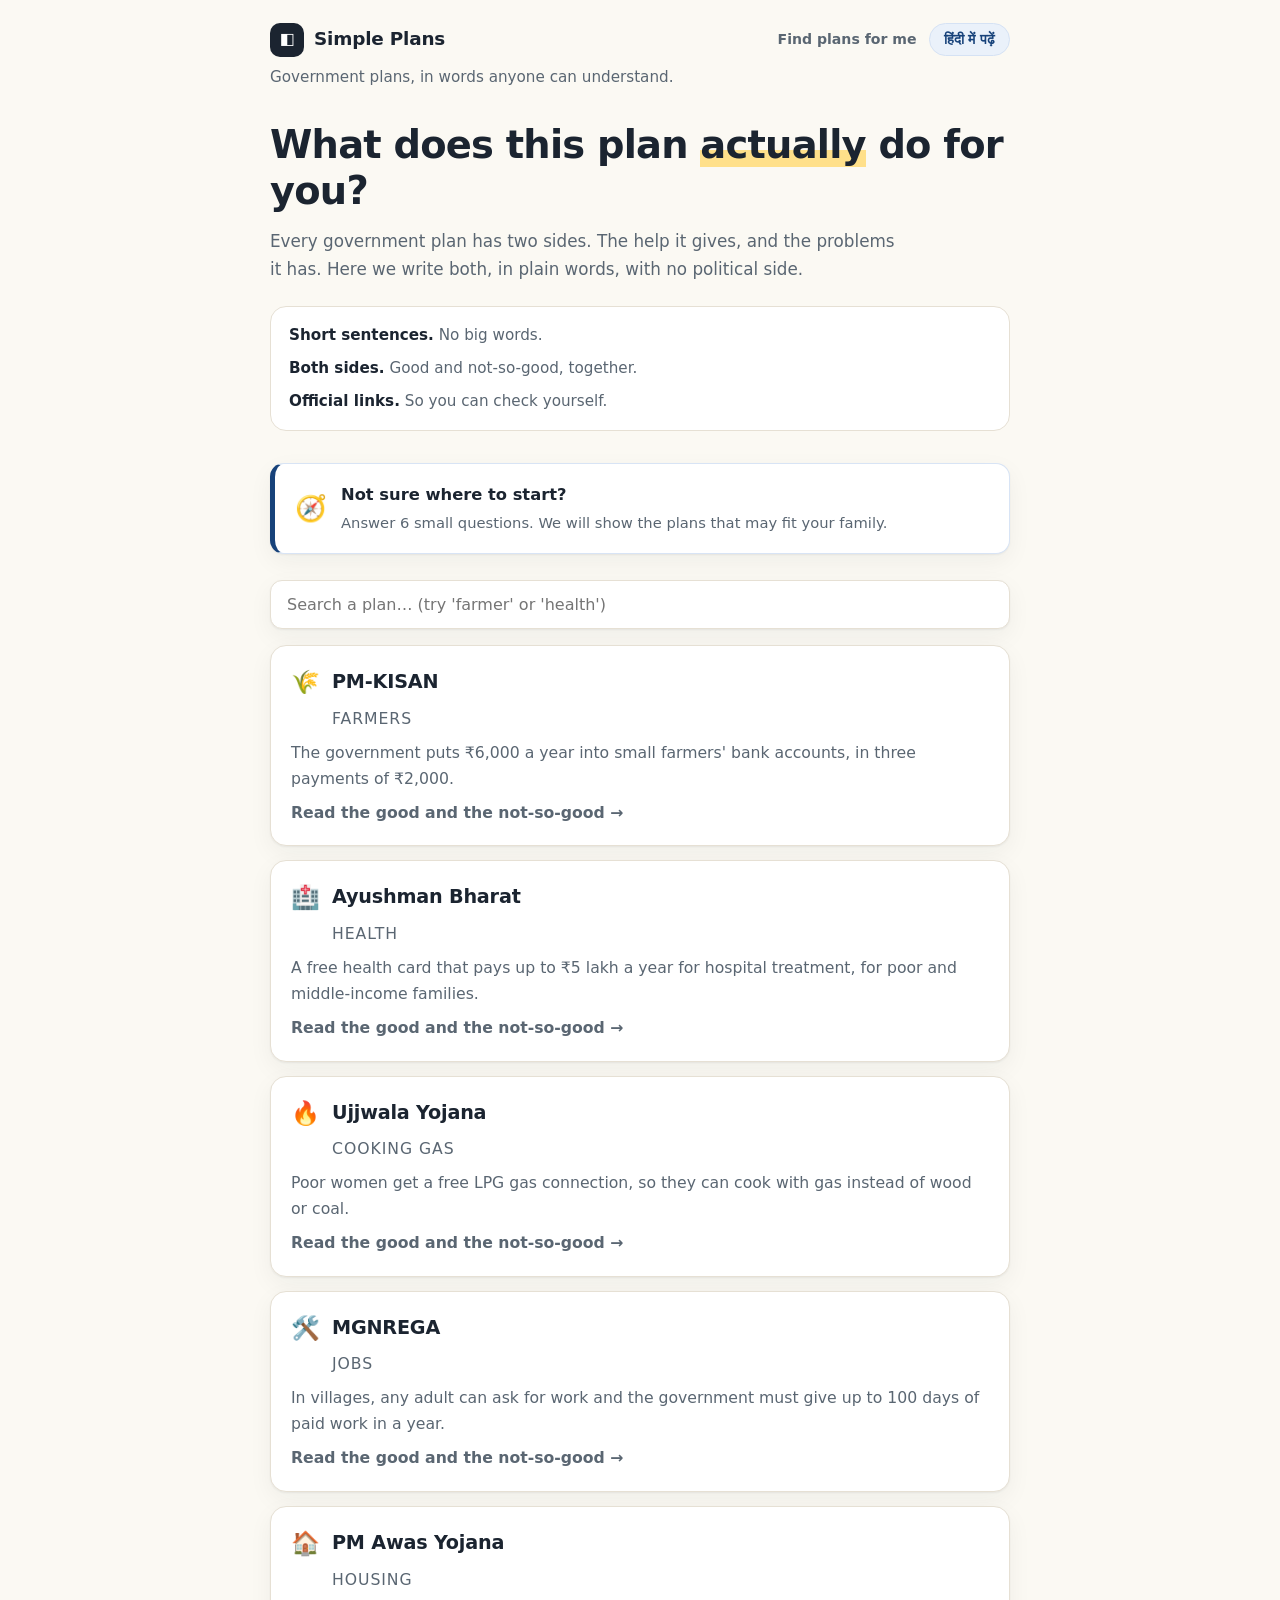
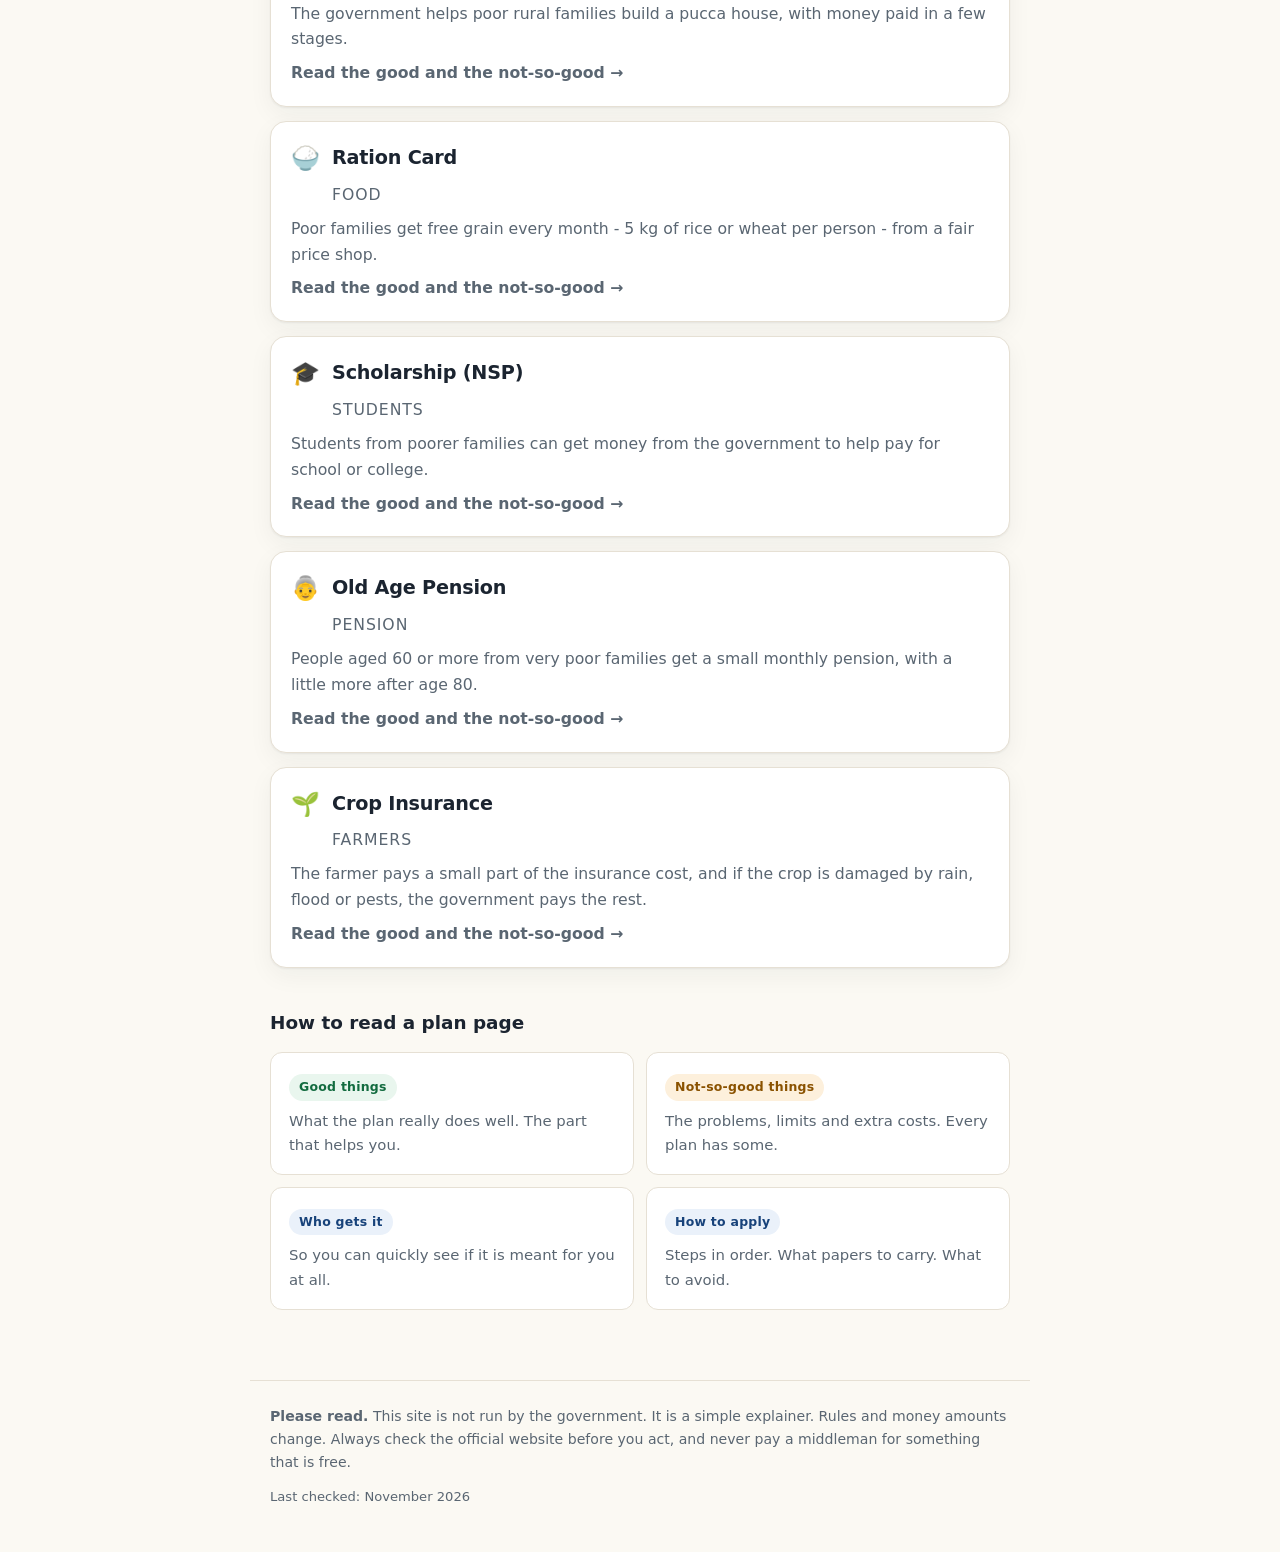
<file: index.html>
<!DOCTYPE html>
<html lang="en">
<head>
  <meta charset="UTF-8">
  <meta name="viewport" content="width=device-width, initial-scale=1">
  <title>Simple Plans — what a government plan gives you, and what it doesn't</title>
  <meta name="description" content="Government schemes explained in very simple words: the good parts, the problems, who can get it, and how to apply. English and Hindi.">
  <link rel="icon" href="data:image/svg+xml,%3Csvg xmlns='http://www.w3.org/2000/svg' viewBox='0 0 32 32'%3E%3Crect width='32' height='32' rx='8' fill='%231b2430'/%3E%3Cpath d='M9 9h7v14H9z' fill='%23fff'/%3E%3Cpath d='M18 9h6v8h-6z' fill='%23e0b04a'/%3E%3C/svg%3E">
  <link rel="stylesheet" href="css/style.css">
</head>
<body>

  <header class="top">
    <div class="top-row">
      <a class="brand" href="index.html">
        <span class="brand-mark">◧</span>
        <span data-i18n="brand">Simple Plans</span>
      </a>
      <nav class="util">
        <a class="util-link" href="find.html" data-i18n="navFind">Find plans for me</a>
        <button id="lang-toggle" class="lang-btn" type="button" data-i18n="langSwitch">हिंदी में पढ़ें</button>
      </nav>
    </div>
    <p class="tagline" data-i18n="tagline">Government plans, in words anyone can understand.</p>
  </header>

  <main>

    <section class="hero">
      <h1 data-i18n-html="heroTitle">What does this plan <em>actually</em> do for you?</h1>
      <p class="lede" data-i18n="lede">
        Every government plan has two sides. The help it gives, and the problems it has.
        Here we write both, in plain words, with no political side.
      </p>
      <div class="promise">
        <div data-i18n-html="promise1"><strong>Short sentences.</strong> No big words.</div>
        <div data-i18n-html="promise2"><strong>Both sides.</strong> Good and not-so-good, together.</div>
        <div data-i18n-html="promise3"><strong>Official links.</strong> So you can check yourself.</div>
      </div>
    </section>

    <a class="finder-banner" href="find.html">
      <span class="finder-emoji" aria-hidden="true">🧭</span>
      <span>
        <strong data-i18n="finderCtaTitle">Not sure where to start?</strong>
        <span class="finder-text" data-i18n="finderCtaText">Answer 6 small questions. We will show the plans that may fit your family.</span>
      </span>
    </a>

    <section class="search-wrap">
      <label class="sr-only" for="search">Search a plan</label>
      <input id="search" type="search" data-i18n-placeholder="searchPlaceholder" placeholder="Search a plan… (try 'farmer' or 'health')" autocomplete="off">
      <p id="search-note" class="search-note" hidden></p>
    </section>

    <section id="plan-list" class="cards" aria-live="polite"></section>

    <section class="how-to-read">
      <h2 data-i18n="howReadTitle">How to read a plan page</h2>
      <div class="read-grid">
        <div class="read-item">
          <span class="pill good" data-i18n="readGoodTitle">Good things</span>
          <p data-i18n="readGoodText">What the plan really does well. The part that helps you.</p>
        </div>
        <div class="read-item">
          <span class="pill bad" data-i18n="readBadTitle">Not-so-good things</span>
          <p data-i18n="readBadText">The problems, limits and extra costs. Every plan has some.</p>
        </div>
        <div class="read-item">
          <span class="pill plain" data-i18n="readWhoTitle">Who gets it</span>
          <p data-i18n="readWhoText">So you can quickly see if it is meant for you at all.</p>
        </div>
        <div class="read-item">
          <span class="pill plain" data-i18n="readHowTitle">How to apply</span>
          <p data-i18n="readHowText">Steps in order. What papers to carry. What to avoid.</p>
        </div>
      </div>
    </section>

  </main>

  <footer class="foot">
    <p class="disclaimer" data-i18n-html="disclaimer">
      <strong>Please read.</strong> This site is not run by the government. It is a simple
      explainer. Rules and money amounts change. Always check the official website before
      you act, and never pay a middleman for something that is free.
    </p>
    <p class="tiny"><span data-i18n="lastCheckedLabel">Last checked:</span> <span class="js-checked">November 2026</span></p>
  </footer>

  <script src="js/ui.js"></script>
  <script src="js/plans.js"></script>
  <script src="js/app.js"></script>
</body>
</html>
</file>
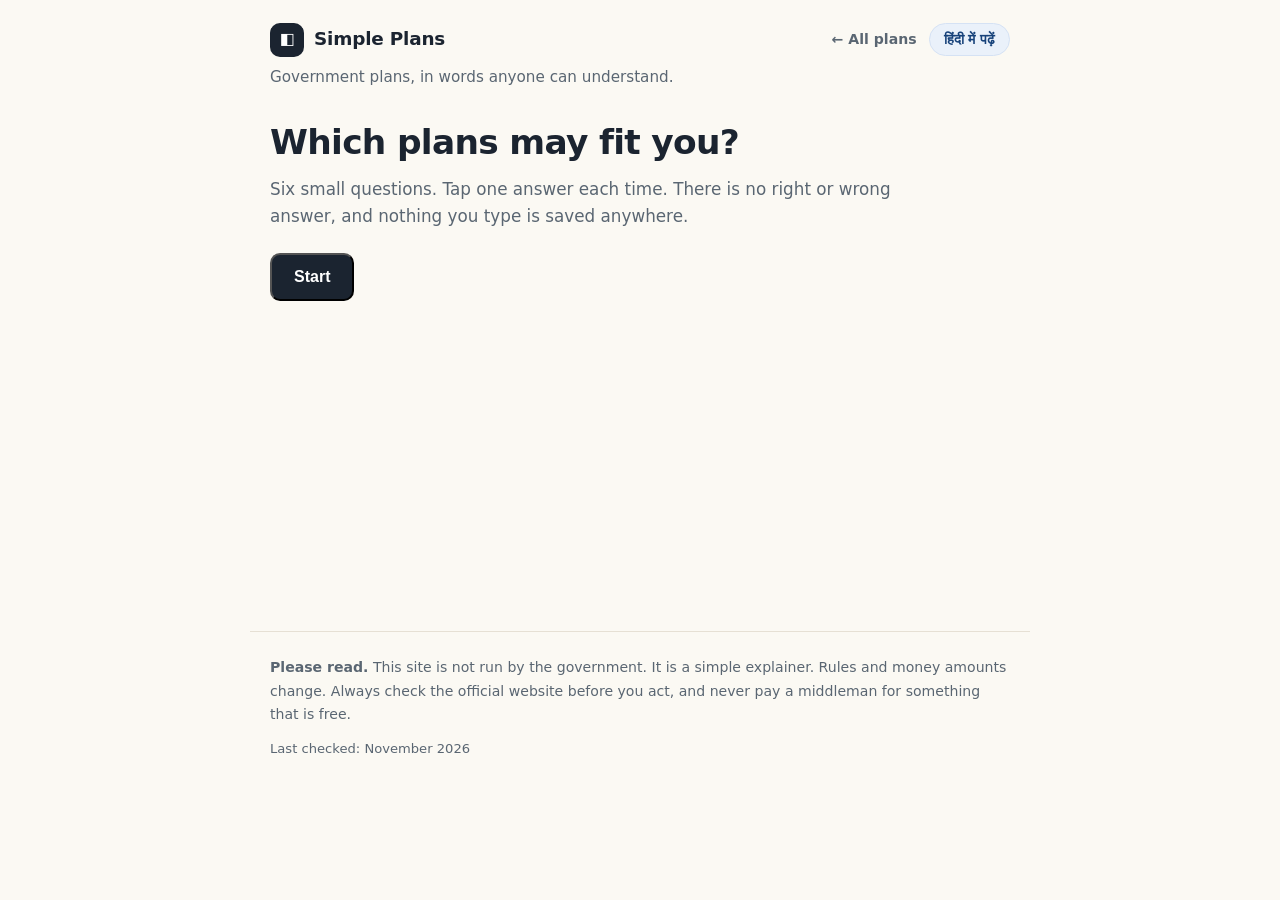
<file: find.html>
<!DOCTYPE html>
<html lang="en">
<head>
  <meta charset="UTF-8">
  <meta name="viewport" content="width=device-width, initial-scale=1">
  <title>Which plans may fit you? — Simple Plans</title>
  <meta name="description" content="Answer six small questions and see which government schemes may be meant for your family.">
  <link rel="icon" href="data:image/svg+xml,%3Csvg xmlns='http://www.w3.org/2000/svg' viewBox='0 0 32 32'%3E%3Crect width='32' height='32' rx='8' fill='%231b2430'/%3E%3Cpath d='M9 9h7v14H9z' fill='%23fff'/%3E%3Cpath d='M18 9h6v8h-6z' fill='%23e0b04a'/%3E%3C/svg%3E">
  <link rel="stylesheet" href="css/style.css">
</head>
<body>

  <header class="top">
    <div class="top-row">
      <a class="brand" href="index.html">
        <span class="brand-mark">◧</span>
        <span data-i18n="brand">Simple Plans</span>
      </a>
      <nav class="util">
        <a class="util-link" href="index.html" data-i18n="backAll">← All plans</a>
        <button id="lang-toggle" class="lang-btn" type="button" data-i18n="langSwitch">हिंदी में पढ़ें</button>
      </nav>
    </div>
    <p class="tagline" data-i18n="tagline">Government plans, in words anyone can understand.</p>
  </header>

  <main id="quiz" class="quiz" aria-live="polite"></main>

  <footer class="foot">
    <p class="disclaimer" data-i18n-html="disclaimer">
      <strong>Please read.</strong> This site is not run by the government. Rules and money
      amounts change. Check the official website before you act.
    </p>
    <p class="tiny"><span data-i18n="lastCheckedLabel">Last checked:</span> <span class="js-checked">November 2026</span></p>
  </footer>

  <script src="js/ui.js"></script>
  <script src="js/plans.js"></script>
  <script src="js/app.js"></script>
  <script src="js/quiz.js"></script>
</body>
</html>
</file>
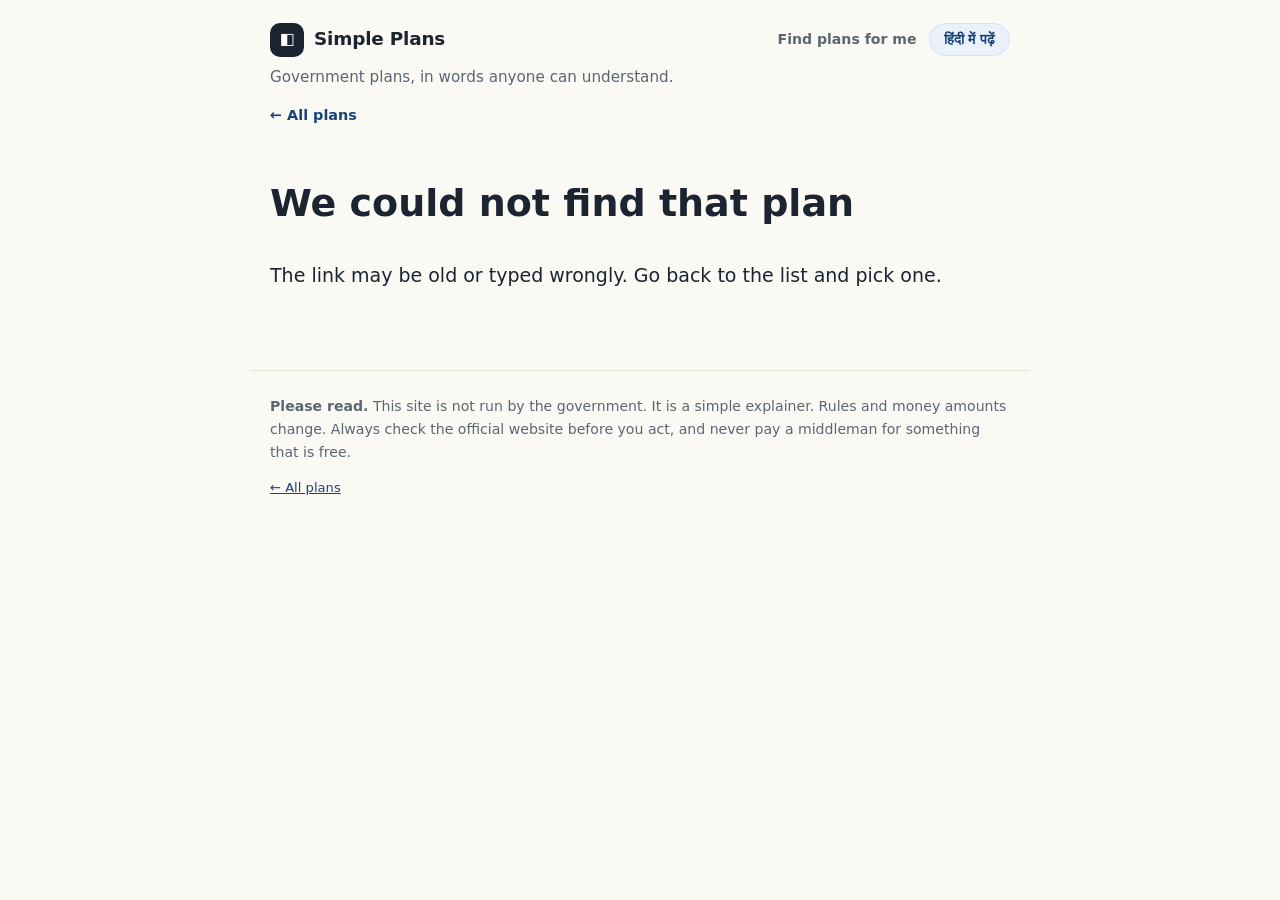
<file: plan.html>
<!DOCTYPE html>
<html lang="en">
<head>
  <meta charset="UTF-8">
  <meta name="viewport" content="width=device-width, initial-scale=1">
  <title>Plan details — Simple Plans</title>
  <meta name="description" content="A government plan explained in simple words: the good parts, the problems, who can get it, and how to apply.">
  <link rel="icon" href="data:image/svg+xml,%3Csvg xmlns='http://www.w3.org/2000/svg' viewBox='0 0 32 32'%3E%3Crect width='32' height='32' rx='8' fill='%231b2430'/%3E%3Cpath d='M9 9h7v14H9z' fill='%23fff'/%3E%3Cpath d='M18 9h6v8h-6z' fill='%23e0b04a'/%3E%3C/svg%3E">
  <link rel="stylesheet" href="css/style.css">
</head>
<body>

  <header class="top">
    <div class="top-row">
      <a class="brand" href="index.html">
        <span class="brand-mark">◧</span>
        <span data-i18n="brand">Simple Plans</span>
      </a>
      <nav class="util">
        <a class="util-link" href="find.html" data-i18n="navFind">Find plans for me</a>
        <button id="lang-toggle" class="lang-btn" type="button" data-i18n="langSwitch">हिंदी में पढ़ें</button>
      </nav>
    </div>
    <p class="tagline" data-i18n="tagline">Government plans, in words anyone can understand.</p>
  </header>

  <main id="plan-page" class="plan-page" aria-live="polite">
    <p class="loading">Loading…</p>
  </main>

  <footer class="foot">
    <p class="disclaimer" data-i18n-html="disclaimer">
      <strong>Please read.</strong> This site is not run by the government. Rules and money
      amounts change. Check the official website before you act, and never pay a middleman
      for something that is free.
    </p>
    <p class="tiny"><a href="index.html" data-i18n="backAll">← All plans</a></p>
  </footer>

  <script src="js/ui.js"></script>
  <script src="js/plans.js"></script>
  <script src="js/app.js"></script>
</body>
</html>
</file>
<file: css/style.css>
/* ============================================================
   Simple Plans — one stylesheet for the whole site.
   Design goals: big readable text, plain colours, works on phones.
   ============================================================ */

:root {
  --paper: #fbf9f3;
  --card: #ffffff;
  --ink: #1b2430;
  --ink-soft: #5a6672;
  --line: #e6e0d4;
  --green: #126b3f;
  --green-bg: #e9f6ee;
  --amber: #8a5200;
  --amber-bg: #fdf0dc;
  --blue: #17427a;
  --blue-bg: #eaf1fa;
  --shadow: 0 1px 2px rgba(27, 36, 48, .06), 0 8px 24px rgba(27, 36, 48, .05);
  --radius: 16px;
}

* { box-sizing: border-box; }

html { -webkit-text-size-adjust: 100%; }

body {
  margin: 0;
  background: var(--paper);
  color: var(--ink);
  font-family: ui-sans-serif, system-ui, -apple-system, "Segoe UI", Roboto,
    "Noto Sans", "Noto Sans Devanagari", "Nirmala UI", sans-serif;
  font-size: 19px;
  line-height: 1.65;
}

html[lang="hi"] body {
  font-family: "Noto Sans Devanagari", "Nirmala UI", ui-sans-serif, system-ui, sans-serif;
  line-height: 1.75;
}

main {
  max-width: 780px;
  margin: 0 auto;
  padding: 0 20px 20px;
}

a { color: var(--blue); }

.sr-only {
  position: absolute;
  width: 1px; height: 1px;
  overflow: hidden;
  clip: rect(0 0 0 0);
  white-space: nowrap;
}

/* ---------- Header ---------- */

.top {
  max-width: 780px;
  margin: 0 auto;
  padding: 22px 20px 6px;
}

.top-row {
  display: flex;
  align-items: center;
  justify-content: space-between;
  gap: 12px;
  flex-wrap: wrap;
}

.util {
  display: flex;
  align-items: center;
  gap: 10px;
  flex-wrap: wrap;
}

.util-link {
  font-size: 0.88rem;
  font-weight: 600;
  color: var(--ink-soft);
  text-decoration: none;
  padding: 6px 2px;
}

.util-link:hover { color: var(--ink); }

.lang-btn {
  font-family: inherit;
  font-size: 0.85rem;
  font-weight: 600;
  color: var(--blue);
  background: var(--blue-bg);
  border: 1px solid #d5e2f4;
  border-radius: 999px;
  padding: 7px 14px;
  cursor: pointer;
}

.lang-btn:hover { background: #dfeaf9; }

.brand {
  display: inline-flex;
  align-items: center;
  gap: 10px;
  font-size: 1.15rem;
  font-weight: 700;
  letter-spacing: -0.01em;
  color: var(--ink);
  text-decoration: none;
}

.brand-mark {
  display: grid;
  place-items: center;
  width: 34px; height: 34px;
  border-radius: 10px;
  background: var(--ink);
  color: #fff;
  font-size: 1rem;
}

.tagline {
  margin: 8px 0 0;
  color: var(--ink-soft);
  font-size: 0.95rem;
}

/* ---------- Hero ---------- */

.hero { padding: 26px 0 8px; }

.hero h1 {
  margin: 0 0 14px;
  font-size: clamp(1.75rem, 5vw, 2.4rem);
  line-height: 1.2;
  letter-spacing: -0.02em;
}

.hero h1 em {
  font-style: normal;
  background: linear-gradient(transparent 62%, #ffe08a 62%);
}

.lede {
  margin: 0 0 22px;
  color: var(--ink-soft);
  font-size: 1.05rem;
  max-width: 60ch;
}

.promise {
  display: grid;
  gap: 8px;
  padding: 16px 18px;
  background: var(--card);
  border: 1px solid var(--line);
  border-radius: var(--radius);
  font-size: 0.95rem;
  color: var(--ink-soft);
}

.promise strong { color: var(--ink); }

/* ---------- Finder banner ---------- */

.finder-banner {
  display: flex;
  align-items: center;
  gap: 14px;
  margin: 24px 0 4px;
  padding: 18px 20px;
  background: var(--card);
  border: 1px solid #d8e4f5;
  border-left: 5px solid var(--blue);
  border-radius: 14px;
  text-decoration: none;
  color: var(--ink);
  box-shadow: var(--shadow);
}

.finder-banner:hover { border-color: #b9cde9; border-left-color: var(--blue); }

.finder-emoji { font-size: 1.6rem; line-height: 1; flex: none; }

.finder-banner strong { display: block; font-size: 1.02rem; }

.finder-text {
  display: block;
  font-size: 0.92rem;
  color: var(--ink-soft);
  margin-top: 2px;
}

/* ---------- Search ---------- */

.search-wrap { margin: 26px 0 8px; }

#search {
  width: 100%;
  padding: 14px 16px;
  font-size: 1rem;
  font-family: inherit;
  color: var(--ink);
  background: var(--card);
  border: 1px solid var(--line);
  border-radius: 12px;
  box-shadow: var(--shadow);
}

#search:focus {
  outline: 3px solid #bcd3f5;
  outline-offset: 1px;
  border-color: #9dbfe9;
}

.search-note {
  margin: 10px 2px 0;
  font-size: 0.9rem;
  color: var(--ink-soft);
}

/* ---------- Cards (home) ---------- */

.cards {
  display: grid;
  gap: 14px;
  margin: 16px 0 10px;
}

.card {
  display: block;
  padding: 20px;
  background: var(--card);
  border: 1px solid var(--line);
  border-radius: var(--radius);
  box-shadow: var(--shadow);
  text-decoration: none;
  color: inherit;
  transition: transform .12s ease, border-color .12s ease;
}

.card:hover,
.card:focus-visible {
  transform: translateY(-2px);
  border-color: #cfc6b4;
}

.card-top {
  display: flex;
  align-items: flex-start;
  gap: 12px;
  margin-bottom: 6px;
}

.card-emoji {
  font-size: 1.45rem;
  line-height: 1.35;
  flex: none;
}

.card h3 {
  margin: 0;
  font-size: 1.2rem;
  letter-spacing: -0.01em;
}

.card-sub {
  margin: 0;
  font-size: 0.85rem;
  color: var(--ink-soft);
  text-transform: uppercase;
  letter-spacing: .06em;
}

.card p {
  margin: 8px 0 0;
  color: var(--ink-soft);
  font-size: 0.98rem;
}

.card-more {
  margin-top: 12px;
  font-size: 0.9rem;
  font-weight: 600;
  color: var(--blue);
}

/* ---------- Plan page ---------- */

.back {
  display: inline-block;
  margin: 8px 0 18px;
  font-size: 0.9rem;
  font-weight: 600;
  text-decoration: none;
}

.plan-head { margin-bottom: 26px; }

.plan-head .kicker {
  margin: 0 0 6px;
  font-size: 0.85rem;
  text-transform: uppercase;
  letter-spacing: .08em;
  color: var(--ink-soft);
}

.plan-head h1 {
  margin: 0 0 6px;
  font-size: clamp(1.6rem, 4.6vw, 2.15rem);
  line-height: 1.2;
  letter-spacing: -0.02em;
}

.plan-head .fullname {
  margin: 0 0 16px;
  color: var(--ink-soft);
  font-size: 0.95rem;
}

.summary {
  margin: 0;
  padding: 18px 20px;
  background: #fffaf0;
  border: 1px solid #efe2c6;
  border-left: 5px solid #e0b04a;
  border-radius: 12px;
  font-size: 1.05rem;
}

.block {
  margin: 30px 0;
  padding: 22px;
  border-radius: var(--radius);
  border: 1px solid var(--line);
}

.block h2 {
  display: flex;
  align-items: center;
  gap: 9px;
  margin: 0 0 14px;
  font-size: 1.15rem;
  letter-spacing: -0.01em;
}

.block ul {
  margin: 0;
  padding-left: 0;
  list-style: none;
}

.block li {
  position: relative;
  padding-left: 30px;
  margin-bottom: 12px;
  font-size: 1rem;
}

.block li:last-child { margin-bottom: 0; }

.block.good {
  background: var(--green-bg);
  border-color: #cbe7d6;
}

.block.good h2 { color: var(--green); }

.block.good li::before {
  content: "✓";
  position: absolute;
  left: 0; top: 1px;
  width: 20px; height: 20px;
  display: grid;
  place-items: center;
  border-radius: 50%;
  background: var(--green);
  color: #fff;
  font-size: 0.72rem;
  font-weight: 700;
}

.block.bad {
  background: var(--amber-bg);
  border-color: #f2ddb8;
}

.block.bad h2 { color: var(--amber); }

.block.bad li::before {
  content: "!";
  position: absolute;
  left: 0; top: 1px;
  width: 20px; height: 20px;
  display: grid;
  place-items: center;
  border-radius: 50%;
  background: var(--amber);
  color: #fff;
  font-size: 0.78rem;
  font-weight: 700;
}

.block.plain {
  background: var(--card);
}

.block.plain h2 { color: var(--ink); }

.block.plain li::before {
  content: "";
  position: absolute;
  left: 4px; top: 11px;
  width: 7px; height: 7px;
  border-radius: 50%;
  background: #c3b9a5;
}

.steps {
  counter-reset: step;
  list-style: none;
  margin: 0;
  padding: 0;
}

.steps li {
  counter-increment: step;
  position: relative;
  padding-left: 40px;
  margin-bottom: 14px;
  font-size: 1rem;
}

.block .steps li { padding-left: 40px; }

.steps li:last-child { margin-bottom: 0; }

.block.plain .steps li::before,
.steps li::before {
  content: counter(step);
  position: absolute;
  left: 0; top: 0;
  width: 27px; height: 27px;
  display: grid;
  place-items: center;
  border-radius: 50%;
  background: var(--blue-bg);
  color: var(--blue);
  font-size: 0.85rem;
  font-weight: 700;
}

.official {
  margin: 34px 0 10px;
  padding: 22px;
  background: var(--card);
  border: 1px solid var(--line);
  border-radius: var(--radius);
  text-align: center;
}

.official p {
  margin: 0 0 14px;
  font-size: 0.95rem;
  color: var(--ink-soft);
}

.btn {
  display: inline-block;
  padding: 13px 22px;
  border-radius: 10px;
  background: var(--ink);
  color: #fff;
  font-weight: 600;
  font-size: 1rem;
  text-decoration: none;
}

.btn:hover { background: #2c3a4c; }

.checked {
  margin: 16px 0 0;
  font-size: 0.85rem;
  color: var(--ink-soft);
}

/* ---------- How to read ---------- */

.how-to-read { margin: 40px 0 10px; }

.how-to-read h2 {
  font-size: 1.15rem;
  margin: 0 0 14px;
}

.read-grid {
  display: grid;
  gap: 12px;
}

@media (min-width: 620px) {
  .read-grid { grid-template-columns: 1fr 1fr; }
}

.read-item {
  padding: 16px 18px;
  background: var(--card);
  border: 1px solid var(--line);
  border-radius: 12px;
}

.read-item p {
  margin: 8px 0 0;
  font-size: 0.93rem;
  color: var(--ink-soft);
}

.pill {
  display: inline-block;
  padding: 3px 10px;
  border-radius: 999px;
  font-size: 0.78rem;
  font-weight: 700;
  letter-spacing: .02em;
}

.pill.good { background: var(--green-bg); color: var(--green); }
.pill.bad { background: var(--amber-bg); color: var(--amber); }
.pill.plain { background: var(--blue-bg); color: var(--blue); }

/* ---------- Footer ---------- */

.foot {
  max-width: 780px;
  margin: 40px auto 0;
  padding: 24px 20px 44px;
  border-top: 1px solid var(--line);
}

.disclaimer {
  margin: 0 0 12px;
  font-size: 0.88rem;
  color: var(--ink-soft);
}

.tiny {
  margin: 0;
  font-size: 0.82rem;
  color: var(--ink-soft);
}

/* ---------- Finder page ---------- */

.quiz { padding-top: 26px; min-height: 55vh; }

.quiz-title {
  font-size: clamp(1.6rem, 4.6vw, 2.15rem);
  line-height: 1.2;
  letter-spacing: -0.02em;
  margin: 0 0 12px;
}

.quiz-progress {
  margin: 0 0 8px;
  font-size: 0.85rem;
  text-transform: uppercase;
  letter-spacing: .08em;
  color: var(--ink-soft);
}

.quiz-q {
  font-size: clamp(1.35rem, 4vw, 1.75rem);
  line-height: 1.3;
  letter-spacing: -0.01em;
  margin: 0 0 22px;
}

.quiz-options {
  display: grid;
  gap: 10px;
}

.quiz-option {
  font-family: inherit;
  font-size: 1.02rem;
  font-weight: 600;
  text-align: left;
  color: var(--ink);
  background: var(--card);
  border: 1px solid var(--line);
  border-radius: 12px;
  padding: 16px 18px;
  cursor: pointer;
  box-shadow: var(--shadow);
}

.quiz-option:hover,
.quiz-option:focus-visible {
  border-color: #9dbfe9;
  background: #f7fbff;
}

.quiz-back {
  font-family: inherit;
  font-size: 0.92rem;
  font-weight: 600;
  color: var(--ink-soft);
  background: none;
  border: none;
  padding: 14px 2px;
  cursor: pointer;
  text-decoration: underline;
  text-underline-offset: 3px;
}

.quiz-note {
  margin: 0 0 18px;
  padding: 14px 16px;
  background: #fffaf0;
  border: 1px solid #efe2c6;
  border-radius: 12px;
  font-size: 0.93rem;
}

.quiz-empty {
  margin: 0 0 20px;
  padding: 18px 20px;
  background: var(--card);
  border: 1px dashed var(--line);
  border-radius: 12px;
  color: var(--ink-soft);
}

.quiz-caveat {
  margin: 22px 0 0;
  font-size: 0.88rem;
  color: var(--ink-soft);
}

.quiz-actions {
  display: flex;
  align-items: center;
  gap: 18px;
  flex-wrap: wrap;
  margin: 6px 0 10px;
}

.badge {
  margin-left: auto;
  align-self: center;
  padding: 3px 11px;
  border-radius: 999px;
  background: var(--amber-bg);
  color: var(--amber);
  font-size: 0.76rem;
  font-weight: 700;
  letter-spacing: .02em;
  white-space: nowrap;
}

/* ---------- Print ---------- */

@media print {
  body { background: #fff; font-size: 12pt; }
  .top, .search-wrap, .official, .foot, .back, .how-to-read { display: none; }
  .block { break-inside: avoid; }
}
</file>
